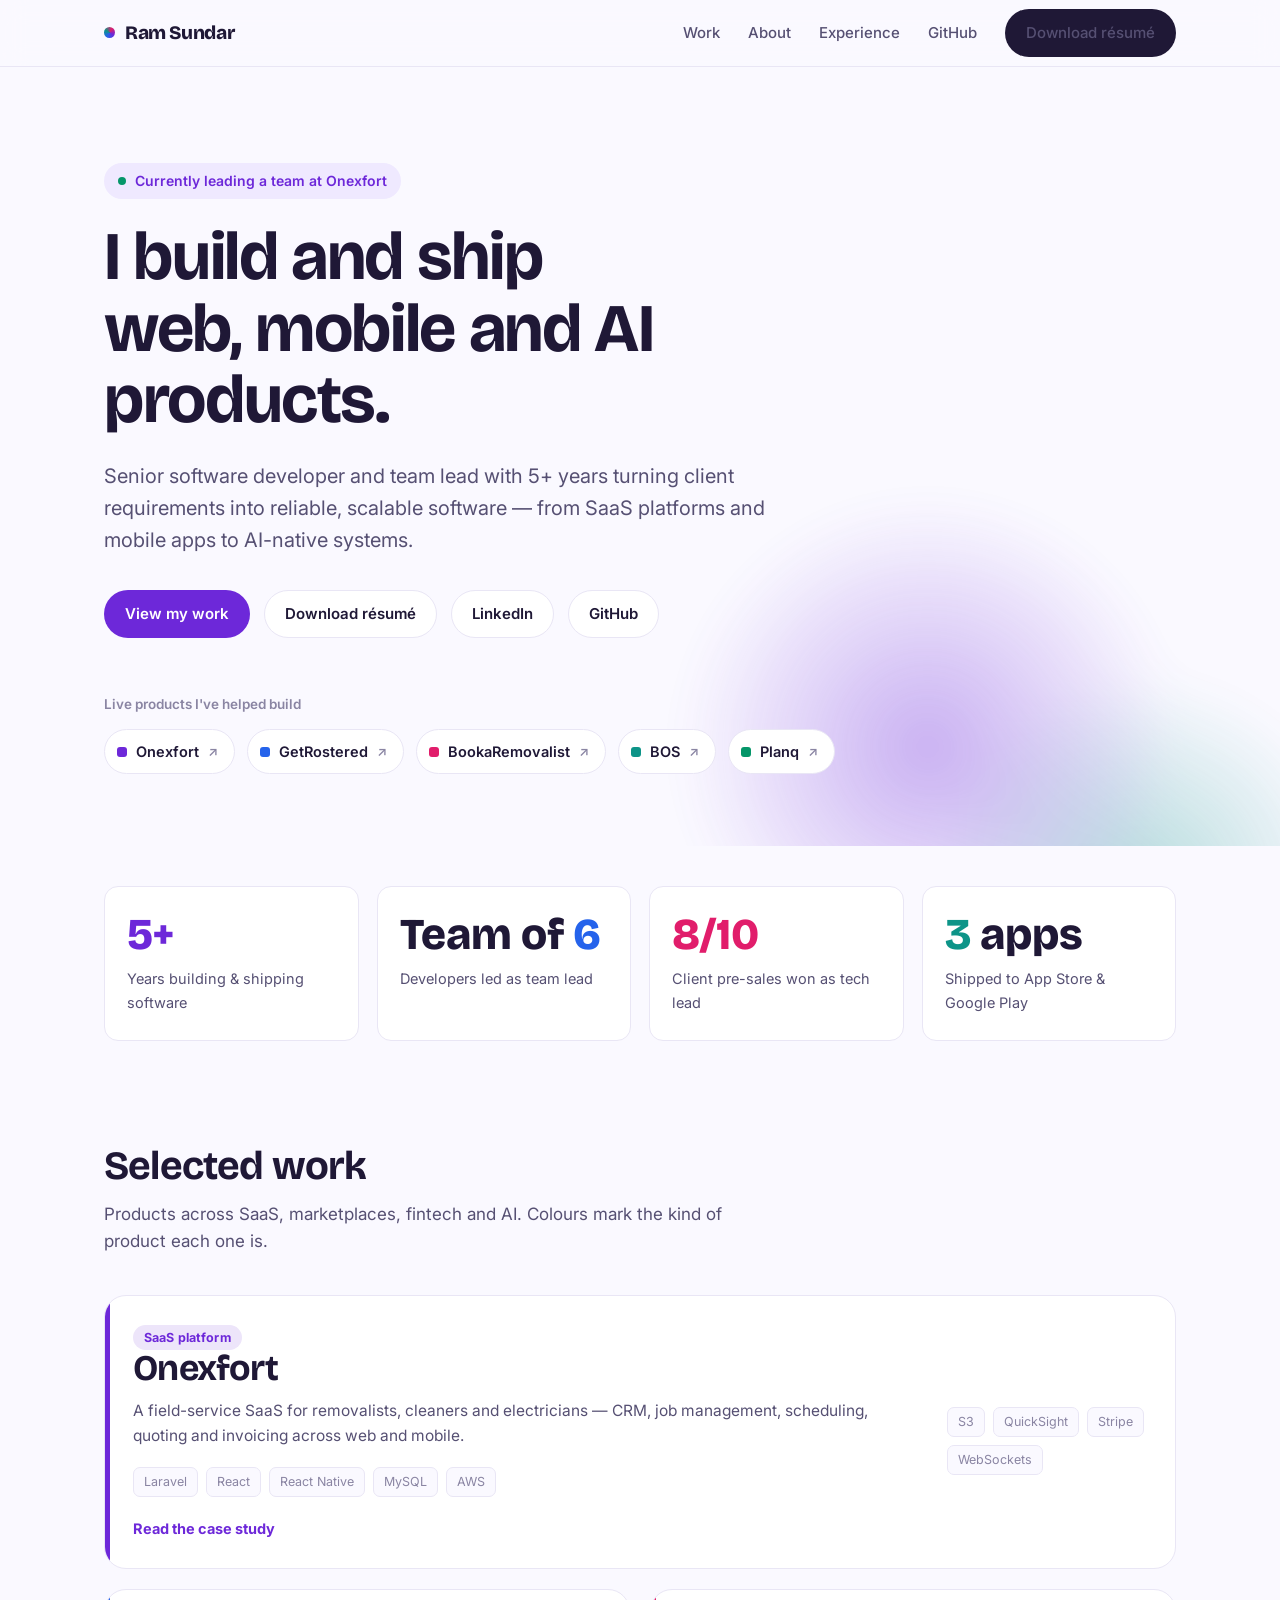
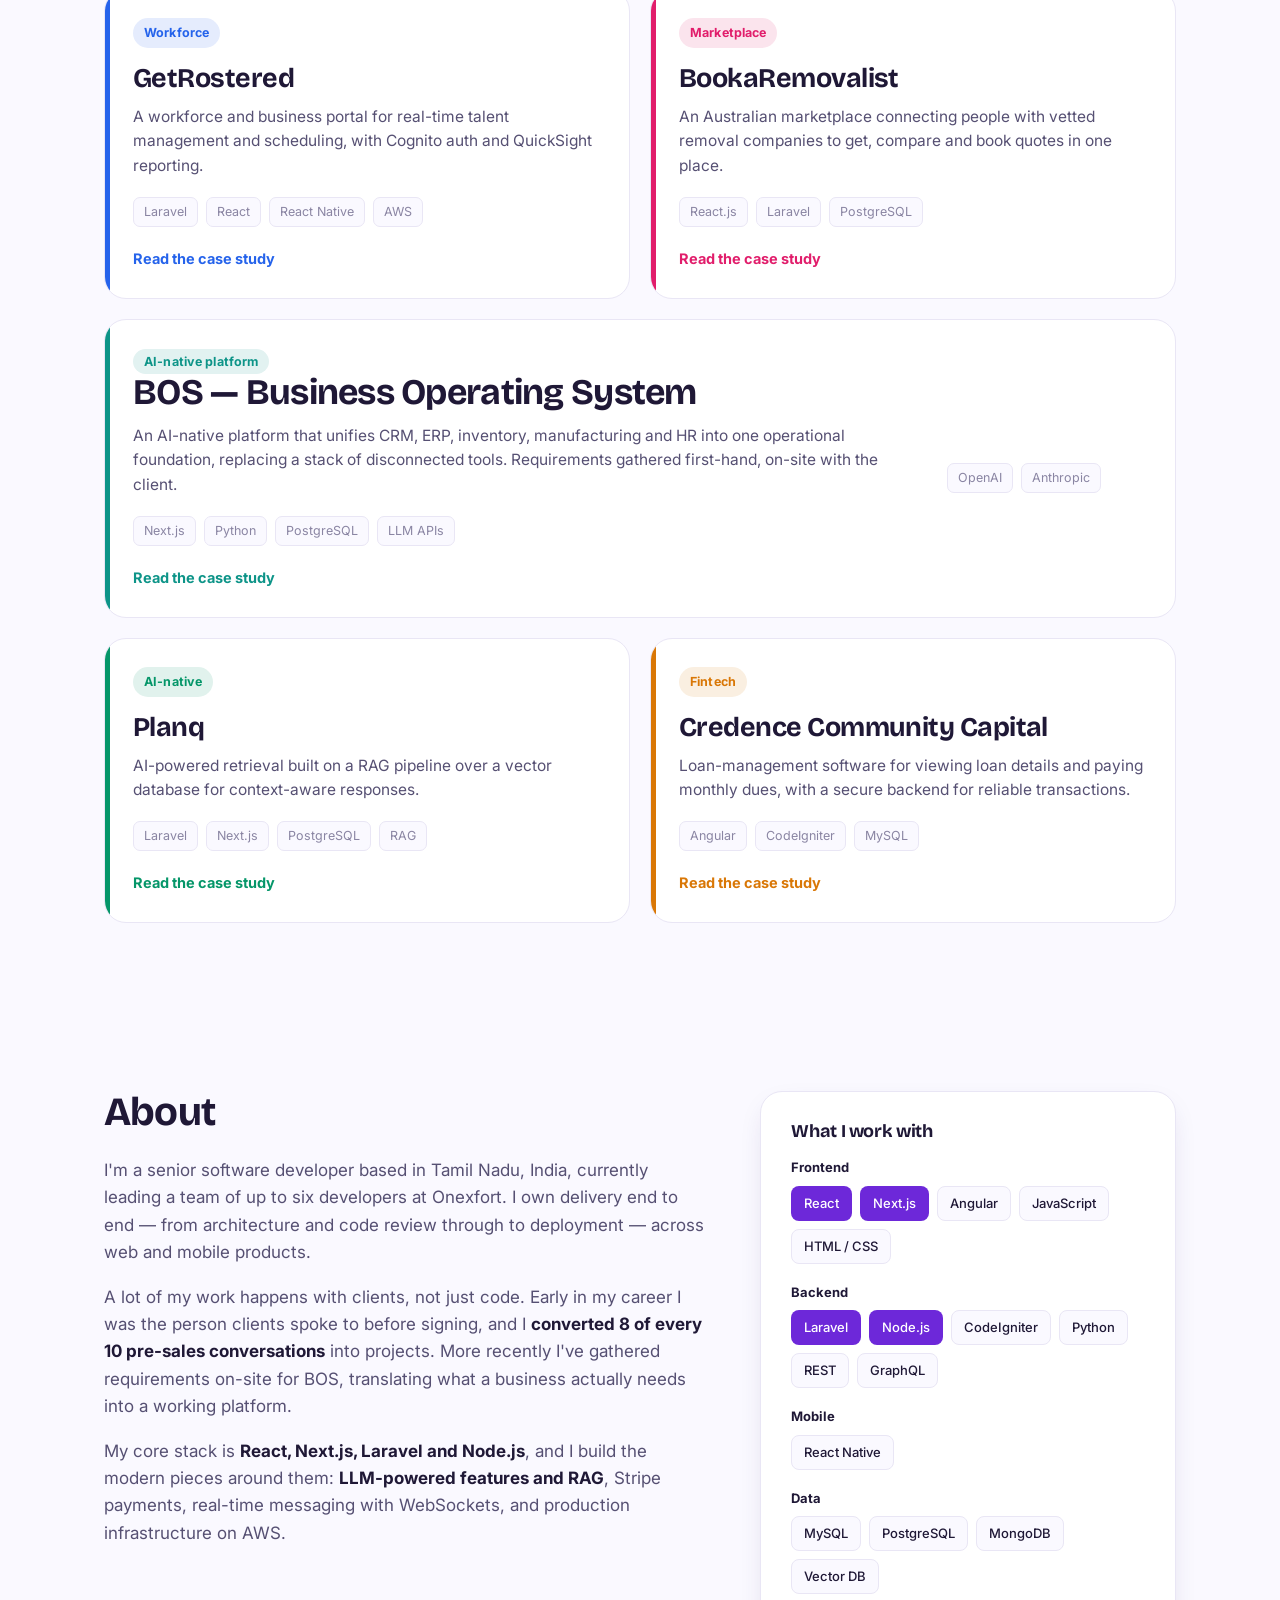
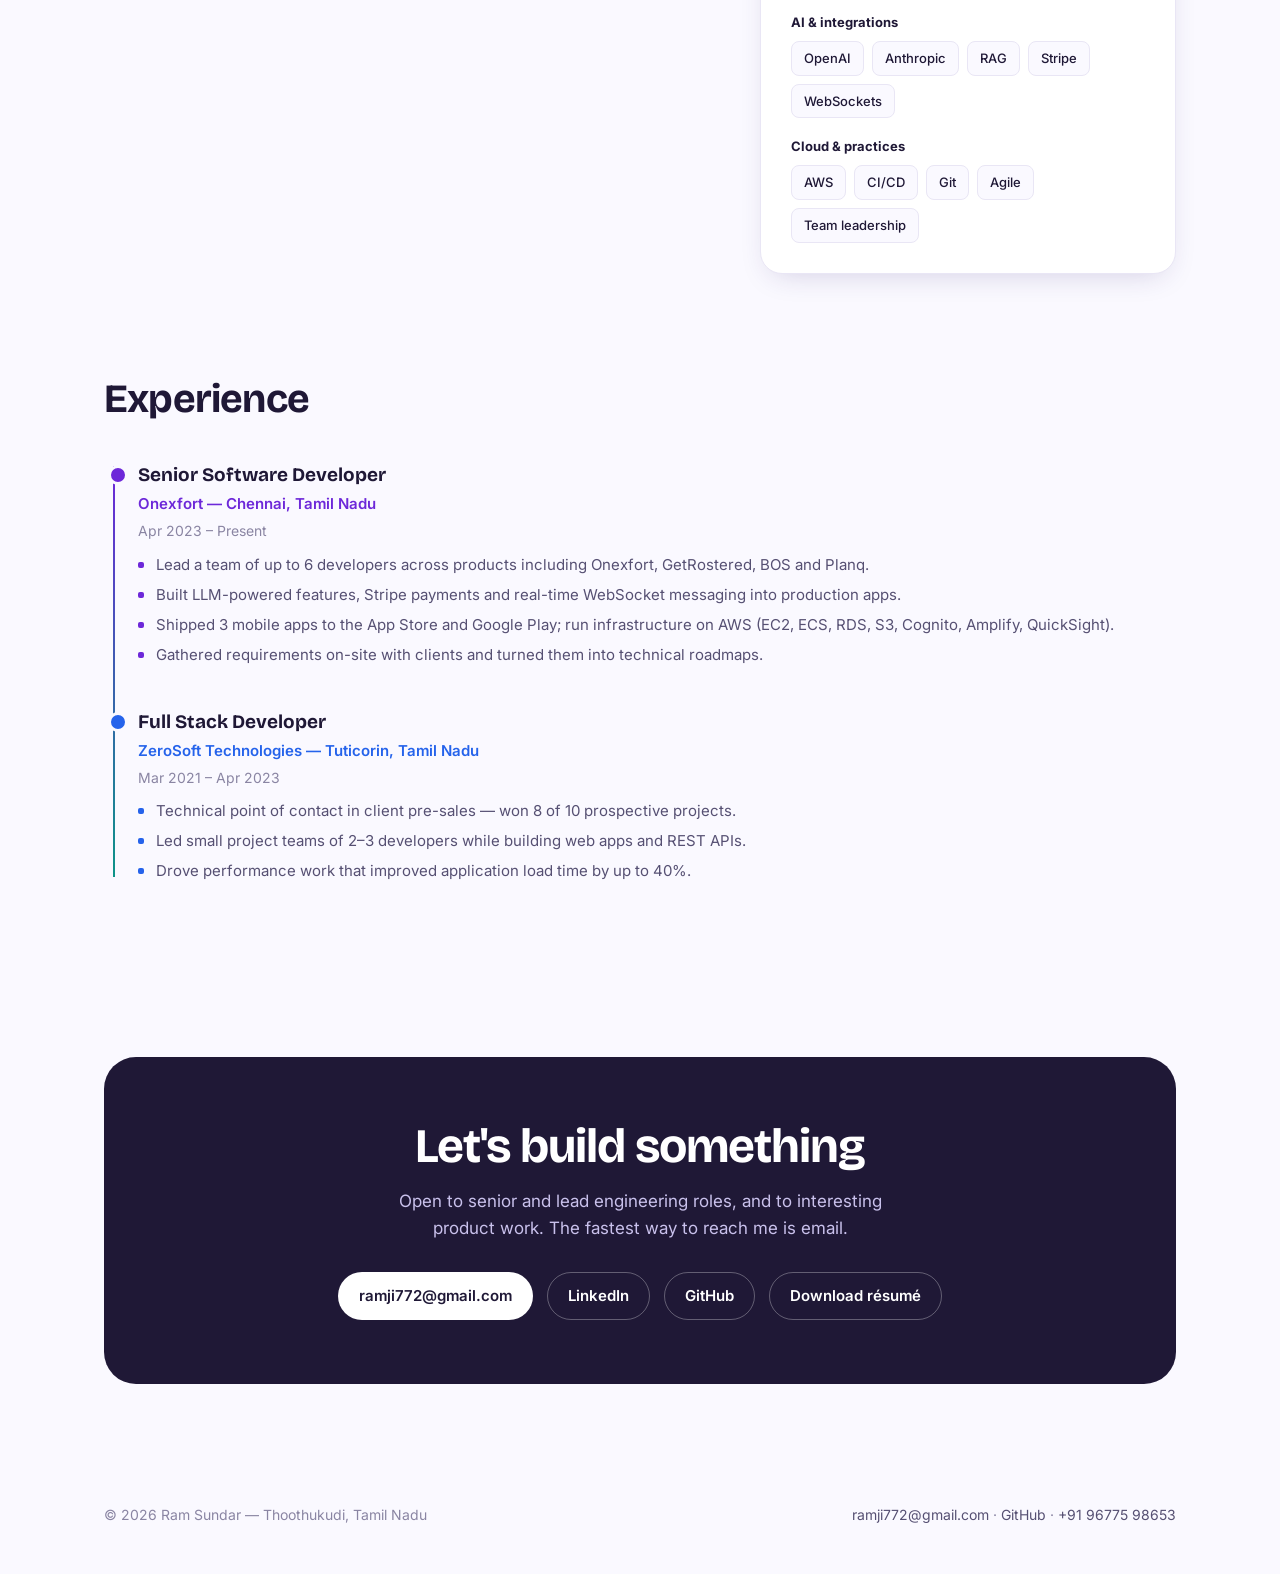
<file: index.html>
<!DOCTYPE html>
<html lang="en">
<head>
<meta charset="UTF-8">
<meta name="viewport" content="width=device-width, initial-scale=1.0">
<title>Ram Sundar — Senior Software Developer & Team Lead</title>
<meta name="description" content="Ram Sundar builds and ships web, mobile and AI products. Senior software developer and team lead working in React, Next.js, Laravel and Node.js.">
<link rel="preconnect" href="https://fonts.googleapis.com">
<link rel="preconnect" href="https://fonts.gstatic.com" crossorigin>
<link href="https://fonts.googleapis.com/css2?family=Bricolage+Grotesque:opsz,wght@12..96,400;12..96,600;12..96,700;12..96,800&family=Inter:wght@400;500;600;700&display=swap" rel="stylesheet">
<link rel="stylesheet" href="styles.css">
</head>
<body>

<nav class="nav">
  <div class="wrap nav-inner">
    <a href="index.html" class="brand"><span class="dot"></span>Ram Sundar</a>
    <button class="nav-toggle" aria-label="Menu" onclick="document.getElementById('nl').classList.toggle('open')">
      <svg width="26" height="26" viewBox="0 0 24 24" fill="none" stroke="#1f1836" stroke-width="2"><path d="M4 7h16M4 12h16M4 17h16"/></svg>
    </button>
    <div class="nav-links" id="nl">
      <a href="#work">Work</a>
      <a href="#about">About</a>
      <a href="#experience">Experience</a>
      <a href="https://github.com/RamSundar0dev" target="_blank" rel="noopener">GitHub</a>
      <a href="resume.pdf" target="_blank" rel="noopener" class="btn btn-primary">Download résumé</a>
    </div>
  </div>
</nav>

<header class="hero">
  <div class="hero-blob"></div>
  <div class="wrap">
    <span class="kicker"><span class="pulse"></span> Currently leading a team at Onexfort</span>
    <h1>I build and ship web, mobile and AI products.</h1>
    <p class="lede">Senior software developer and team lead with 5+ years turning client requirements into reliable, scalable software — from SaaS platforms and mobile apps to AI-native systems.</p>
    <div class="cta">
      <a href="#work" class="btn btn-cat" style="--cat:var(--violet)">View my work</a>
      <a href="resume.pdf" target="_blank" rel="noopener" class="btn btn-ghost">Download résumé</a>
      <a href="https://www.linkedin.com/in/ram-sundar-b623721b6/" target="_blank" rel="noopener" class="btn btn-ghost">LinkedIn</a>
      <a href="https://github.com/RamSundar0dev" target="_blank" rel="noopener" class="btn btn-ghost">GitHub</a>
    </div>

    <div class="shipped">
      <div class="label">Live products I've helped build</div>
      <div class="shipped-row">
        <a class="chip" style="--c:var(--violet)" href="https://onexfort.com/" target="_blank" rel="noopener"><span class="swatch"></span>Onexfort<span class="arrow">↗</span></a>
        <a class="chip" style="--c:var(--blue)" href="https://getrostered.app/" target="_blank" rel="noopener"><span class="swatch"></span>GetRostered<span class="arrow">↗</span></a>
        <a class="chip" style="--c:var(--rose)" href="https://bookaremovalist.com.au/" target="_blank" rel="noopener"><span class="swatch"></span>BookaRemovalist<span class="arrow">↗</span></a>
        <a class="chip" style="--c:var(--teal)" href="https://itsbos.com/" target="_blank" rel="noopener"><span class="swatch"></span>BOS<span class="arrow">↗</span></a>
        <a class="chip" style="--c:var(--emerald)" href="https://planq.com.au/" target="_blank" rel="noopener"><span class="swatch"></span>Planq<span class="arrow">↗</span></a>
      </div>
    </div>
  </div>
</header>

<section class="section" style="padding-top:40px">
  <div class="wrap">
    <div class="stats">
      <div class="stat"><div class="n"><b>5+</b></div><div class="k">Years building & shipping software</div></div>
      <div class="stat"><div class="n">Team of <b>6</b></div><div class="k">Developers led as team lead</div></div>
      <div class="stat"><div class="n"><b>8/10</b></div><div class="k">Client pre-sales won as tech lead</div></div>
      <div class="stat"><div class="n"><b>3</b> apps</div><div class="k">Shipped to App Store & Google Play</div></div>
    </div>
  </div>
</section>

<section class="section" id="work" style="padding-top:20px">
  <div class="wrap">
    <div class="section-head">
      <h2>Selected work</h2>
      <p>Products across SaaS, marketplaces, fintech and AI. Colours mark the kind of product each one is.</p>
    </div>

    <div class="work-grid">
      <!-- Onexfort (feature) -->
      <a class="card feature cat-violet" href="projects/onexfort.html">
        <div class="feature-body">
          <span class="tag">SaaS platform</span>
          <h3>Onexfort</h3>
          <p>A field-service SaaS for removalists, cleaners and electricians — CRM, job management, scheduling, quoting and invoicing across web and mobile.</p>
          <div class="stack"><span>Laravel</span><span>React</span><span>React Native</span><span>MySQL</span><span>AWS</span></div>
          <div class="more">Read the case study</div>
        </div>
        <div class="feature-side">
          <div class="stack"><span>S3</span><span>QuickSight</span><span>Stripe</span><span>WebSockets</span></div>
        </div>
      </a>

      <!-- GetRostered -->
      <a class="card cat-blue" href="projects/getrostered.html">
        <span class="tag">Workforce</span>
        <h3>GetRostered</h3>
        <p>A workforce and business portal for real-time talent management and scheduling, with Cognito auth and QuickSight reporting.</p>
        <div class="stack"><span>Laravel</span><span>React</span><span>React Native</span><span>AWS</span></div>
        <div class="more">Read the case study</div>
      </a>

      <!-- BookaRemovalist -->
      <a class="card cat-rose" href="projects/bookaremovalist.html">
        <span class="tag">Marketplace</span>
        <h3>BookaRemovalist</h3>
        <p>An Australian marketplace connecting people with vetted removal companies to get, compare and book quotes in one place.</p>
        <div class="stack"><span>React.js</span><span>Laravel</span><span>PostgreSQL</span></div>
        <div class="more">Read the case study</div>
      </a>

      <!-- BOS (feature) -->
      <a class="card feature cat-teal" href="projects/bos.html">
        <div class="feature-body">
          <span class="tag">AI-native platform</span>
          <h3>BOS — Business Operating System</h3>
          <p>An AI-native platform that unifies CRM, ERP, inventory, manufacturing and HR into one operational foundation, replacing a stack of disconnected tools. Requirements gathered first-hand, on-site with the client.</p>
          <div class="stack"><span>Next.js</span><span>Python</span><span>PostgreSQL</span><span>LLM APIs</span></div>
          <div class="more">Read the case study</div>
        </div>
        <div class="feature-side">
          <div class="stack"><span>OpenAI</span><span>Anthropic</span></div>
        </div>
      </a>

      <!-- Planq -->
      <a class="card cat-emerald" href="projects/planq.html">
        <span class="tag">AI-native</span>
        <h3>Planq</h3>
        <p>AI-powered retrieval built on a RAG pipeline over a vector database for context-aware responses.</p>
        <div class="stack"><span>Laravel</span><span>Next.js</span><span>PostgreSQL</span><span>RAG</span></div>
        <div class="more">Read the case study</div>
      </a>

      <!-- Credence -->
      <a class="card cat-amber" href="projects/credence.html">
        <span class="tag">Fintech</span>
        <h3>Credence Community Capital</h3>
        <p>Loan-management software for viewing loan details and paying monthly dues, with a secure backend for reliable transactions.</p>
        <div class="stack"><span>Angular</span><span>CodeIgniter</span><span>MySQL</span></div>
        <div class="more">Read the case study</div>
      </a>
    </div>
  </div>
</section>

<section class="section" id="about">
  <div class="wrap about-grid">
    <div class="about">
      <div class="section-head" style="margin-bottom:24px">
        <h2>About</h2>
      </div>
      <p>I'm a senior software developer based in Tamil Nadu, India, currently leading a team of up to six developers at Onexfort. I own delivery end to end — from architecture and code review through to deployment — across web and mobile products.</p>
      <p>A lot of my work happens with clients, not just code. Early in my career I was the person clients spoke to before signing, and I <strong>converted 8 of every 10 pre-sales conversations</strong> into projects. More recently I've gathered requirements on-site for BOS, translating what a business actually needs into a working platform.</p>
      <p>My core stack is <strong>React, Next.js, Laravel and Node.js</strong>, and I build the modern pieces around them: <strong>LLM-powered features and RAG</strong>, Stripe payments, real-time messaging with WebSockets, and production infrastructure on AWS.</p>
    </div>

    <div class="panel">
      <h4>What I work with</h4>
      <div class="skill-block">
        <div class="cat-name">Frontend</div>
        <div class="tags"><span class="hot">React</span><span class="hot">Next.js</span><span>Angular</span><span>JavaScript</span><span>HTML / CSS</span></div>
      </div>
      <div class="skill-block">
        <div class="cat-name">Backend</div>
        <div class="tags"><span class="hot">Laravel</span><span class="hot">Node.js</span><span>CodeIgniter</span><span>Python</span><span>REST</span><span>GraphQL</span></div>
      </div>
      <div class="skill-block">
        <div class="cat-name">Mobile</div>
        <div class="tags"><span>React Native</span></div>
      </div>
      <div class="skill-block">
        <div class="cat-name">Data</div>
        <div class="tags"><span>MySQL</span><span>PostgreSQL</span><span>MongoDB</span><span>Vector DB</span></div>
      </div>
      <div class="skill-block">
        <div class="cat-name">AI & integrations</div>
        <div class="tags"><span>OpenAI</span><span>Anthropic</span><span>RAG</span><span>Stripe</span><span>WebSockets</span></div>
      </div>
      <div class="skill-block">
        <div class="cat-name">Cloud & practices</div>
        <div class="tags"><span>AWS</span><span>CI/CD</span><span>Git</span><span>Agile</span><span>Team leadership</span></div>
      </div>
    </div>
  </div>
</section>

<section class="section" id="experience" style="padding-top:20px">
  <div class="wrap">
    <div class="section-head"><h2>Experience</h2></div>
    <div class="timeline">
      <div class="tl-item cat-violet">
        <div class="tl-role">Senior Software Developer</div>
        <div class="tl-org">Onexfort — Chennai, Tamil Nadu</div>
        <div class="tl-when">Apr 2023 – Present</div>
        <ul>
          <li>Lead a team of up to 6 developers across products including Onexfort, GetRostered, BOS and Planq.</li>
          <li>Built LLM-powered features, Stripe payments and real-time WebSocket messaging into production apps.</li>
          <li>Shipped 3 mobile apps to the App Store and Google Play; run infrastructure on AWS (EC2, ECS, RDS, S3, Cognito, Amplify, QuickSight).</li>
          <li>Gathered requirements on-site with clients and turned them into technical roadmaps.</li>
        </ul>
      </div>
      <div class="tl-item cat-blue">
        <div class="tl-role">Full Stack Developer</div>
        <div class="tl-org">ZeroSoft Technologies — Tuticorin, Tamil Nadu</div>
        <div class="tl-when">Mar 2021 – Apr 2023</div>
        <ul>
          <li>Technical point of contact in client pre-sales — won 8 of 10 prospective projects.</li>
          <li>Led small project teams of 2–3 developers while building web apps and REST APIs.</li>
          <li>Drove performance work that improved application load time by up to 40%.</li>
        </ul>
      </div>
    </div>
  </div>
</section>

<section class="section">
  <div class="wrap">
    <div class="contact" id="contact">
      <h2>Let's build something</h2>
      <p>Open to senior and lead engineering roles, and to interesting product work. The fastest way to reach me is email.</p>
      <div class="cta">
        <a href="mailto:ramji772@gmail.com" class="btn btn-primary">ramji772@gmail.com</a>
        <a href="https://www.linkedin.com/in/ram-sundar-b623721b6/" target="_blank" rel="noopener" class="btn btn-ghost">LinkedIn</a>
        <a href="https://github.com/RamSundar0dev" target="_blank" rel="noopener" class="btn btn-ghost">GitHub</a>
        <a href="resume.pdf" target="_blank" rel="noopener" class="btn btn-ghost">Download résumé</a>
      </div>
    </div>
  </div>
</section>

<footer class="footer">
  <div class="wrap footer-inner">
    <div>© <span id="yr"></span> Ram Sundar — Thoothukudi, Tamil Nadu</div>
    <div><a href="mailto:ramji772@gmail.com">ramji772@gmail.com</a> · <a href="https://github.com/RamSundar0dev" target="_blank" rel="noopener">GitHub</a> · <a href="tel:+919677598653">+91 96775 98653</a></div>
  </div>
</footer>

<script>document.getElementById('yr').textContent=new Date().getFullYear();</script>
</body>
</html>
</file>
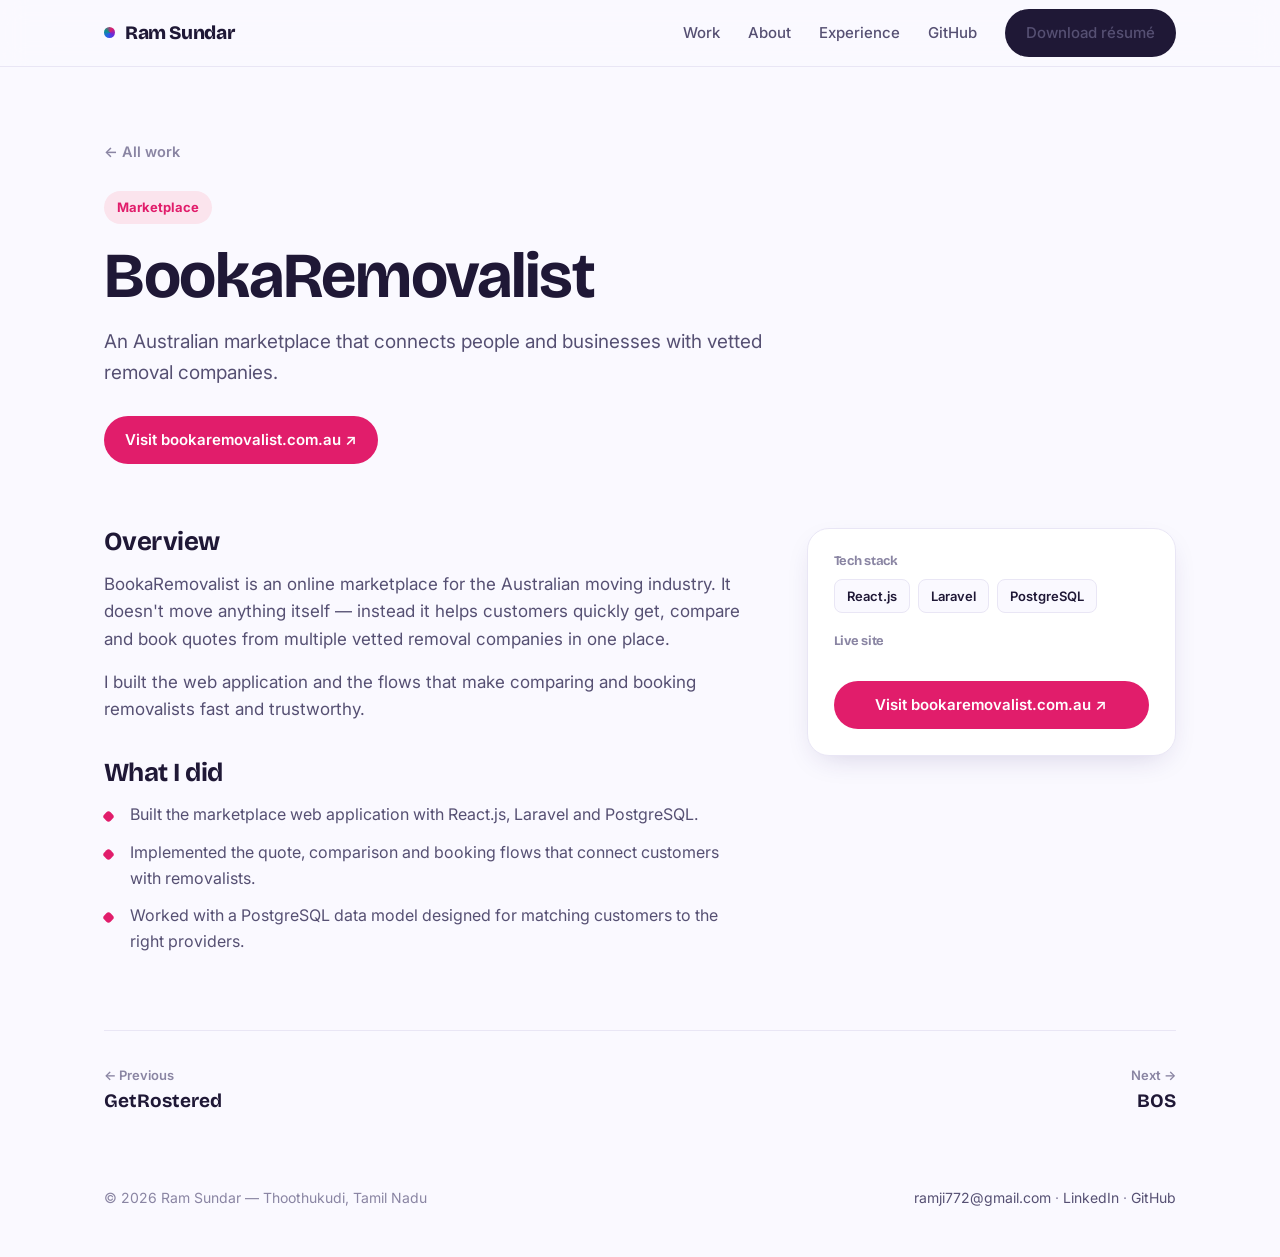
<file: projects/bookaremovalist.html>
<!DOCTYPE html>
<html lang="en">
<head>
<meta charset="UTF-8">
<meta name="viewport" content="width=device-width, initial-scale=1.0">
<title>BookaRemovalist — Ram Sundar</title>
<meta name="description" content="An Australian marketplace that connects people and businesses with vetted removal companies.">
<link rel="preconnect" href="https://fonts.googleapis.com">
<link rel="preconnect" href="https://fonts.gstatic.com" crossorigin>
<link href="https://fonts.googleapis.com/css2?family=Bricolage+Grotesque:opsz,wght@12..96,400;12..96,600;12..96,700;12..96,800&family=Inter:wght@400;500;600;700&display=swap" rel="stylesheet">
<link rel="stylesheet" href="../styles.css">
<style>body{--cat:var(--rose);}</style>
</head>
<body class="cat-rose">

<nav class="nav">
  <div class="wrap nav-inner">
    <a href="../index.html" class="brand"><span class="dot"></span>Ram Sundar</a>
    <div class="nav-links" id="nl">
      <a href="../index.html#work">Work</a>
      <a href="../index.html#about">About</a>
      <a href="../index.html#experience">Experience</a>
      <a href="https://github.com/RamSundar0dev" target="_blank" rel="noopener">GitHub</a>
      <a href="../resume.pdf" target="_blank" rel="noopener" class="btn btn-primary">Download résumé</a>
    </div>
  </div>
</nav>

<header class="proj-hero">
  <div class="wrap">
    <a href="../index.html#work" class="back-link">← All work</a>
    <div><span class="proj-tag">Marketplace</span></div>
    <h1>BookaRemovalist</h1>
    <p class="sub">An Australian marketplace that connects people and businesses with vetted removal companies.</p>
    <div class="meta">
      <a href="https://bookaremovalist.com.au/" target="_blank" rel="noopener" class="btn btn-cat">Visit bookaremovalist.com.au ↗</a>
    </div>
  </div>
</header>

<section class="proj-body">
  <div class="wrap proj-cols">
    <div>
      
      <h2>Overview</h2>
            <p>BookaRemovalist is an online marketplace for the Australian moving industry. It doesn't move anything itself — instead it helps customers quickly get, compare and book quotes from multiple vetted removal companies in one place.</p>
      <p>I built the web application and the flows that make comparing and booking removalists fast and trustworthy.</p>
      <h2>What I did</h2>
      <ul class="contrib">
        <li>Built the marketplace web application with React.js, Laravel and PostgreSQL.</li>
        <li>Implemented the quote, comparison and booking flows that connect customers with removalists.</li>
        <li>Worked with a PostgreSQL data model designed for matching customers to the right providers.</li>
      </ul>
    </div>
    <aside>
      <div class="side-card">
        <h4>Tech stack</h4>
        <div class="stack-list"><span>React.js</span><span>Laravel</span><span>PostgreSQL</span></div>
        <h4>Live site</h4>
        <a href="https://bookaremovalist.com.au/" target="_blank" rel="noopener" class="btn btn-cat visit">Visit bookaremovalist.com.au ↗</a>
      </div>
    </aside>
  </div>
</section>

<section class="wrap">
  <nav class="proj-nav">
    <a href="getrostered.html"><div class="pn-k">← Previous</div><div class="pn-t">GetRostered</div></a>
    <a class="next" href="bos.html"><div class="pn-k">Next →</div><div class="pn-t">BOS</div></a>
  </nav>
</section>

<footer class="footer">
  <div class="wrap footer-inner">
    <div>© <span id="yr"></span> Ram Sundar — Thoothukudi, Tamil Nadu</div>
    <div><a href="mailto:ramji772@gmail.com">ramji772@gmail.com</a> · <a href="https://www.linkedin.com/in/ram-sundar-b623721b6/">LinkedIn</a> · <a href="https://github.com/RamSundar0dev" target="_blank" rel="noopener">GitHub</a></div>
  </div>
</footer>
<script>document.getElementById('yr').textContent=new Date().getFullYear();</script>
</body>
</html>
</file>
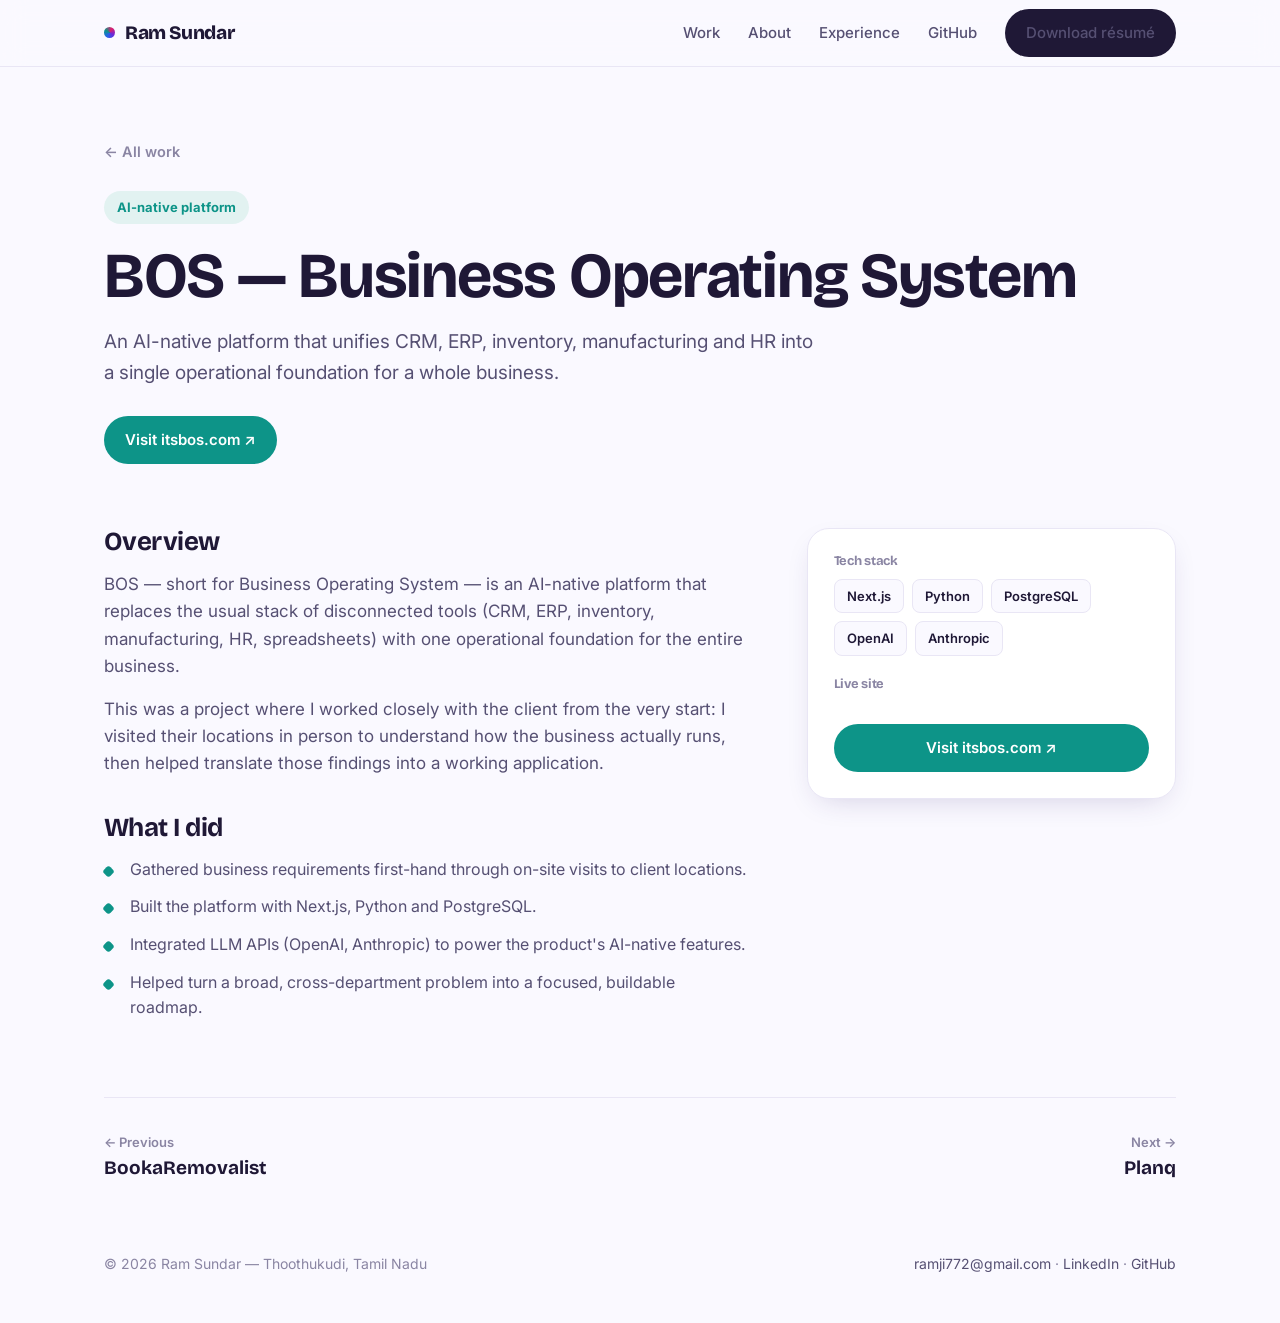
<file: projects/bos.html>
<!DOCTYPE html>
<html lang="en">
<head>
<meta charset="UTF-8">
<meta name="viewport" content="width=device-width, initial-scale=1.0">
<title>BOS — Business Operating System — Ram Sundar</title>
<meta name="description" content="An AI-native platform that unifies CRM, ERP, inventory, manufacturing and HR into a single operational foundation for a whole business.">
<link rel="preconnect" href="https://fonts.googleapis.com">
<link rel="preconnect" href="https://fonts.gstatic.com" crossorigin>
<link href="https://fonts.googleapis.com/css2?family=Bricolage+Grotesque:opsz,wght@12..96,400;12..96,600;12..96,700;12..96,800&family=Inter:wght@400;500;600;700&display=swap" rel="stylesheet">
<link rel="stylesheet" href="../styles.css">
<style>body{--cat:var(--teal);}</style>
</head>
<body class="cat-teal">

<nav class="nav">
  <div class="wrap nav-inner">
    <a href="../index.html" class="brand"><span class="dot"></span>Ram Sundar</a>
    <div class="nav-links" id="nl">
      <a href="../index.html#work">Work</a>
      <a href="../index.html#about">About</a>
      <a href="../index.html#experience">Experience</a>
      <a href="https://github.com/RamSundar0dev" target="_blank" rel="noopener">GitHub</a>
      <a href="../resume.pdf" target="_blank" rel="noopener" class="btn btn-primary">Download résumé</a>
    </div>
  </div>
</nav>

<header class="proj-hero">
  <div class="wrap">
    <a href="../index.html#work" class="back-link">← All work</a>
    <div><span class="proj-tag">AI-native platform</span></div>
    <h1>BOS — Business Operating System</h1>
    <p class="sub">An AI-native platform that unifies CRM, ERP, inventory, manufacturing and HR into a single operational foundation for a whole business.</p>
    <div class="meta">
      <a href="https://itsbos.com/" target="_blank" rel="noopener" class="btn btn-cat">Visit itsbos.com ↗</a>
    </div>
  </div>
</header>

<section class="proj-body">
  <div class="wrap proj-cols">
    <div>
      
      <h2>Overview</h2>
            <p>BOS — short for Business Operating System — is an AI-native platform that replaces the usual stack of disconnected tools (CRM, ERP, inventory, manufacturing, HR, spreadsheets) with one operational foundation for the entire business.</p>
      <p>This was a project where I worked closely with the client from the very start: I visited their locations in person to understand how the business actually runs, then helped translate those findings into a working application.</p>
      <h2>What I did</h2>
      <ul class="contrib">
        <li>Gathered business requirements first-hand through on-site visits to client locations.</li>
        <li>Built the platform with Next.js, Python and PostgreSQL.</li>
        <li>Integrated LLM APIs (OpenAI, Anthropic) to power the product's AI-native features.</li>
        <li>Helped turn a broad, cross-department problem into a focused, buildable roadmap.</li>
      </ul>
    </div>
    <aside>
      <div class="side-card">
        <h4>Tech stack</h4>
        <div class="stack-list"><span>Next.js</span><span>Python</span><span>PostgreSQL</span><span>OpenAI</span><span>Anthropic</span></div>
        <h4>Live site</h4>
        <a href="https://itsbos.com/" target="_blank" rel="noopener" class="btn btn-cat visit">Visit itsbos.com ↗</a>
      </div>
    </aside>
  </div>
</section>

<section class="wrap">
  <nav class="proj-nav">
    <a href="bookaremovalist.html"><div class="pn-k">← Previous</div><div class="pn-t">BookaRemovalist</div></a>
    <a class="next" href="planq.html"><div class="pn-k">Next →</div><div class="pn-t">Planq</div></a>
  </nav>
</section>

<footer class="footer">
  <div class="wrap footer-inner">
    <div>© <span id="yr"></span> Ram Sundar — Thoothukudi, Tamil Nadu</div>
    <div><a href="mailto:ramji772@gmail.com">ramji772@gmail.com</a> · <a href="https://www.linkedin.com/in/ram-sundar-b623721b6/">LinkedIn</a> · <a href="https://github.com/RamSundar0dev" target="_blank" rel="noopener">GitHub</a></div>
  </div>
</footer>
<script>document.getElementById('yr').textContent=new Date().getFullYear();</script>
</body>
</html>
</file>
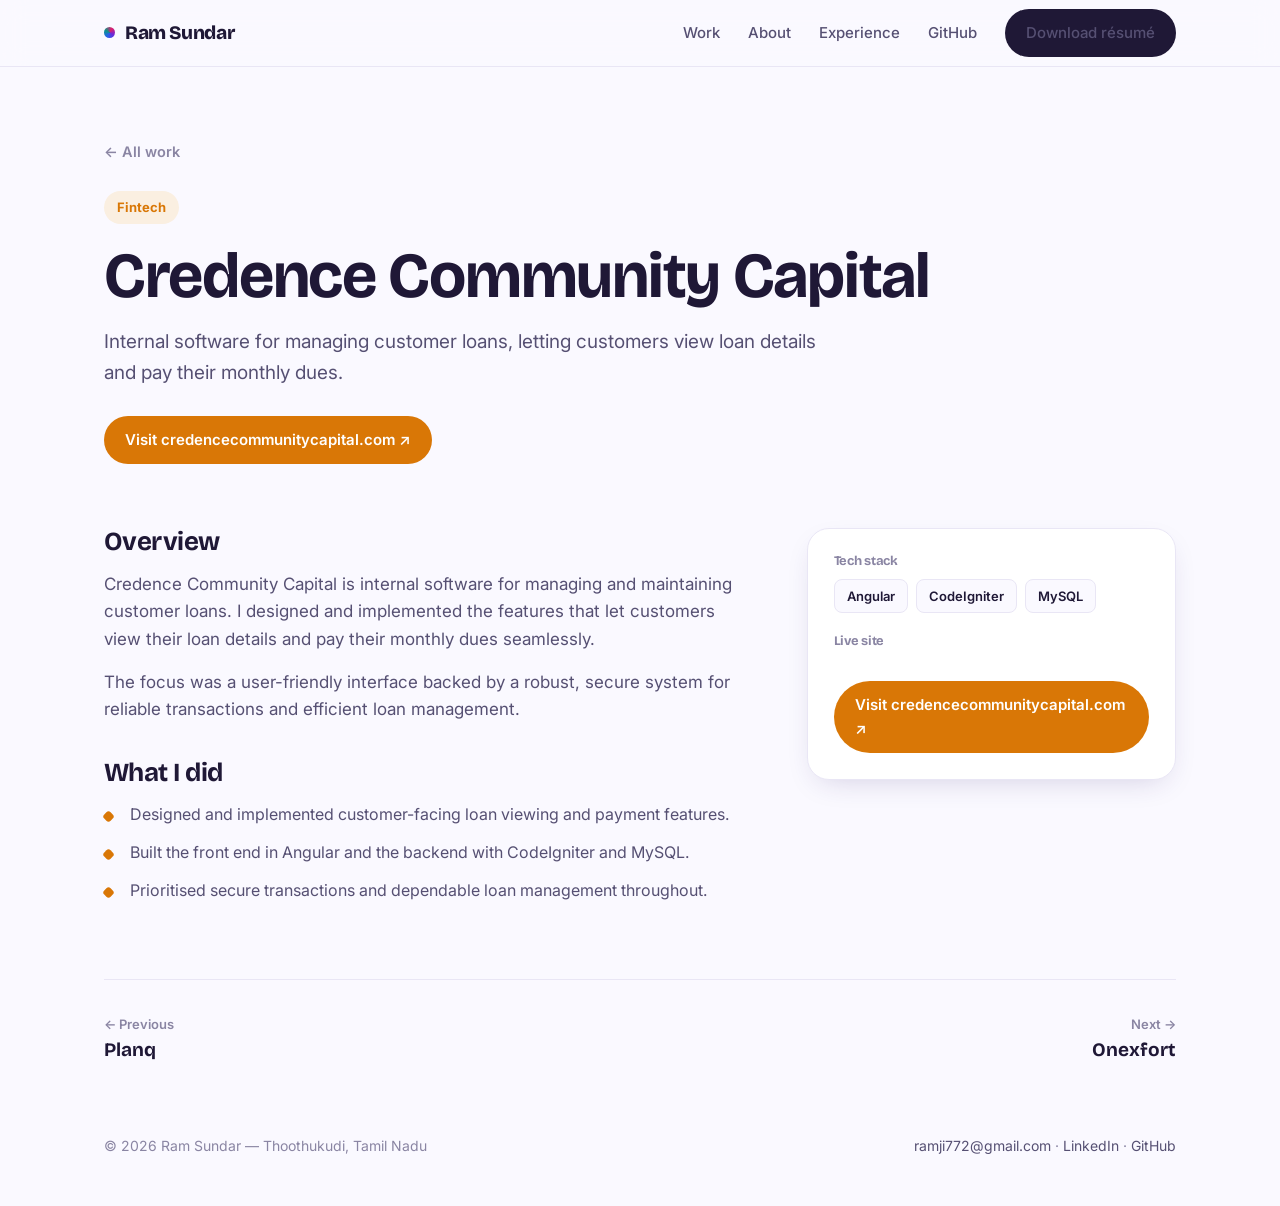
<file: projects/credence.html>
<!DOCTYPE html>
<html lang="en">
<head>
<meta charset="UTF-8">
<meta name="viewport" content="width=device-width, initial-scale=1.0">
<title>Credence Community Capital — Ram Sundar</title>
<meta name="description" content="Internal software for managing customer loans, letting customers view loan details and pay their monthly dues.">
<link rel="preconnect" href="https://fonts.googleapis.com">
<link rel="preconnect" href="https://fonts.gstatic.com" crossorigin>
<link href="https://fonts.googleapis.com/css2?family=Bricolage+Grotesque:opsz,wght@12..96,400;12..96,600;12..96,700;12..96,800&family=Inter:wght@400;500;600;700&display=swap" rel="stylesheet">
<link rel="stylesheet" href="../styles.css">
<style>body{--cat:var(--amber);}</style>
</head>
<body class="cat-amber">

<nav class="nav">
  <div class="wrap nav-inner">
    <a href="../index.html" class="brand"><span class="dot"></span>Ram Sundar</a>
    <div class="nav-links" id="nl">
      <a href="../index.html#work">Work</a>
      <a href="../index.html#about">About</a>
      <a href="../index.html#experience">Experience</a>
      <a href="https://github.com/RamSundar0dev" target="_blank" rel="noopener">GitHub</a>
      <a href="../resume.pdf" target="_blank" rel="noopener" class="btn btn-primary">Download résumé</a>
    </div>
  </div>
</nav>

<header class="proj-hero">
  <div class="wrap">
    <a href="../index.html#work" class="back-link">← All work</a>
    <div><span class="proj-tag">Fintech</span></div>
    <h1>Credence Community Capital</h1>
    <p class="sub">Internal software for managing customer loans, letting customers view loan details and pay their monthly dues.</p>
    <div class="meta">
      <a href="https://credencecommunitycapital.com/" target="_blank" rel="noopener" class="btn btn-cat">Visit credencecommunitycapital.com ↗</a>
    </div>
  </div>
</header>

<section class="proj-body">
  <div class="wrap proj-cols">
    <div>
      
      <h2>Overview</h2>
            <p>Credence Community Capital is internal software for managing and maintaining customer loans. I designed and implemented the features that let customers view their loan details and pay their monthly dues seamlessly.</p>
      <p>The focus was a user-friendly interface backed by a robust, secure system for reliable transactions and efficient loan management.</p>
      <h2>What I did</h2>
      <ul class="contrib">
        <li>Designed and implemented customer-facing loan viewing and payment features.</li>
        <li>Built the front end in Angular and the backend with CodeIgniter and MySQL.</li>
        <li>Prioritised secure transactions and dependable loan management throughout.</li>
      </ul>
    </div>
    <aside>
      <div class="side-card">
        <h4>Tech stack</h4>
        <div class="stack-list"><span>Angular</span><span>CodeIgniter</span><span>MySQL</span></div>
        <h4>Live site</h4>
        <a href="https://credencecommunitycapital.com/" target="_blank" rel="noopener" class="btn btn-cat visit">Visit credencecommunitycapital.com ↗</a>
      </div>
    </aside>
  </div>
</section>

<section class="wrap">
  <nav class="proj-nav">
    <a href="planq.html"><div class="pn-k">← Previous</div><div class="pn-t">Planq</div></a>
    <a class="next" href="onexfort.html"><div class="pn-k">Next →</div><div class="pn-t">Onexfort</div></a>
  </nav>
</section>

<footer class="footer">
  <div class="wrap footer-inner">
    <div>© <span id="yr"></span> Ram Sundar — Thoothukudi, Tamil Nadu</div>
    <div><a href="mailto:ramji772@gmail.com">ramji772@gmail.com</a> · <a href="https://www.linkedin.com/in/ram-sundar-b623721b6/">LinkedIn</a> · <a href="https://github.com/RamSundar0dev" target="_blank" rel="noopener">GitHub</a></div>
  </div>
</footer>
<script>document.getElementById('yr').textContent=new Date().getFullYear();</script>
</body>
</html>
</file>
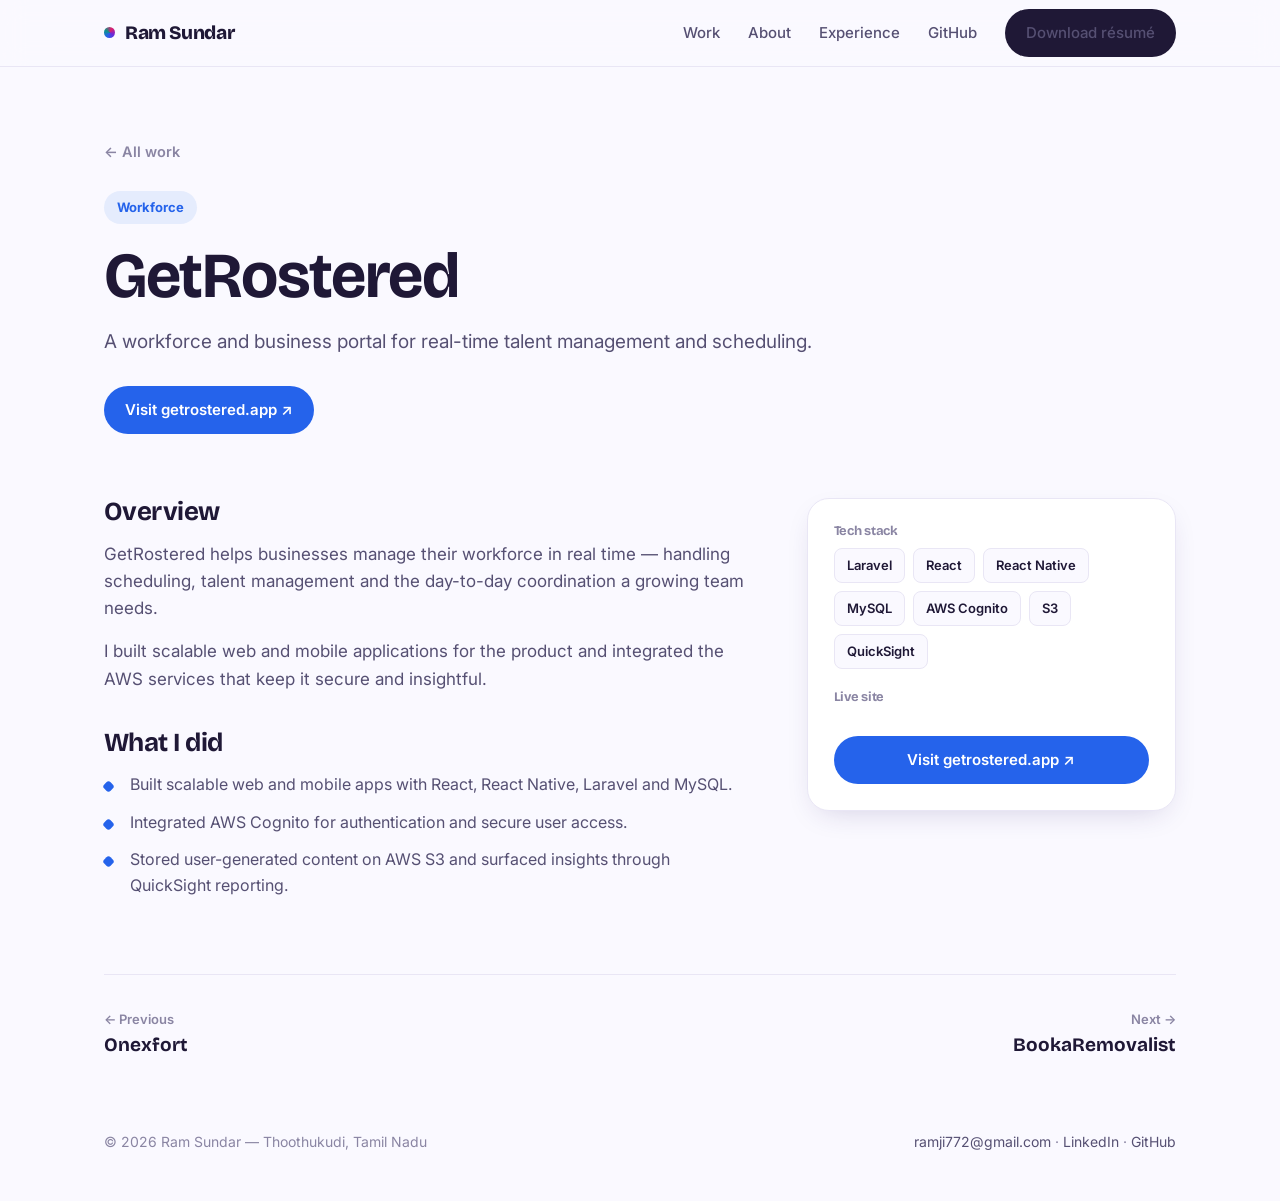
<file: projects/getrostered.html>
<!DOCTYPE html>
<html lang="en">
<head>
<meta charset="UTF-8">
<meta name="viewport" content="width=device-width, initial-scale=1.0">
<title>GetRostered — Ram Sundar</title>
<meta name="description" content="A workforce and business portal for real-time talent management and scheduling.">
<link rel="preconnect" href="https://fonts.googleapis.com">
<link rel="preconnect" href="https://fonts.gstatic.com" crossorigin>
<link href="https://fonts.googleapis.com/css2?family=Bricolage+Grotesque:opsz,wght@12..96,400;12..96,600;12..96,700;12..96,800&family=Inter:wght@400;500;600;700&display=swap" rel="stylesheet">
<link rel="stylesheet" href="../styles.css">
<style>body{--cat:var(--blue);}</style>
</head>
<body class="cat-blue">

<nav class="nav">
  <div class="wrap nav-inner">
    <a href="../index.html" class="brand"><span class="dot"></span>Ram Sundar</a>
    <div class="nav-links" id="nl">
      <a href="../index.html#work">Work</a>
      <a href="../index.html#about">About</a>
      <a href="../index.html#experience">Experience</a>
      <a href="https://github.com/RamSundar0dev" target="_blank" rel="noopener">GitHub</a>
      <a href="../resume.pdf" target="_blank" rel="noopener" class="btn btn-primary">Download résumé</a>
    </div>
  </div>
</nav>

<header class="proj-hero">
  <div class="wrap">
    <a href="../index.html#work" class="back-link">← All work</a>
    <div><span class="proj-tag">Workforce</span></div>
    <h1>GetRostered</h1>
    <p class="sub">A workforce and business portal for real-time talent management and scheduling.</p>
    <div class="meta">
      <a href="https://getrostered.app/" target="_blank" rel="noopener" class="btn btn-cat">Visit getrostered.app ↗</a>
    </div>
  </div>
</header>

<section class="proj-body">
  <div class="wrap proj-cols">
    <div>
      
      <h2>Overview</h2>
            <p>GetRostered helps businesses manage their workforce in real time — handling scheduling, talent management and the day-to-day coordination a growing team needs.</p>
      <p>I built scalable web and mobile applications for the product and integrated the AWS services that keep it secure and insightful.</p>
      <h2>What I did</h2>
      <ul class="contrib">
        <li>Built scalable web and mobile apps with React, React Native, Laravel and MySQL.</li>
        <li>Integrated AWS Cognito for authentication and secure user access.</li>
        <li>Stored user-generated content on AWS S3 and surfaced insights through QuickSight reporting.</li>
      </ul>
    </div>
    <aside>
      <div class="side-card">
        <h4>Tech stack</h4>
        <div class="stack-list"><span>Laravel</span><span>React</span><span>React Native</span><span>MySQL</span><span>AWS Cognito</span><span>S3</span><span>QuickSight</span></div>
        <h4>Live site</h4>
        <a href="https://getrostered.app/" target="_blank" rel="noopener" class="btn btn-cat visit">Visit getrostered.app ↗</a>
      </div>
    </aside>
  </div>
</section>

<section class="wrap">
  <nav class="proj-nav">
    <a href="onexfort.html"><div class="pn-k">← Previous</div><div class="pn-t">Onexfort</div></a>
    <a class="next" href="bookaremovalist.html"><div class="pn-k">Next →</div><div class="pn-t">BookaRemovalist</div></a>
  </nav>
</section>

<footer class="footer">
  <div class="wrap footer-inner">
    <div>© <span id="yr"></span> Ram Sundar — Thoothukudi, Tamil Nadu</div>
    <div><a href="mailto:ramji772@gmail.com">ramji772@gmail.com</a> · <a href="https://www.linkedin.com/in/ram-sundar-b623721b6/">LinkedIn</a> · <a href="https://github.com/RamSundar0dev" target="_blank" rel="noopener">GitHub</a></div>
  </div>
</footer>
<script>document.getElementById('yr').textContent=new Date().getFullYear();</script>
</body>
</html>
</file>
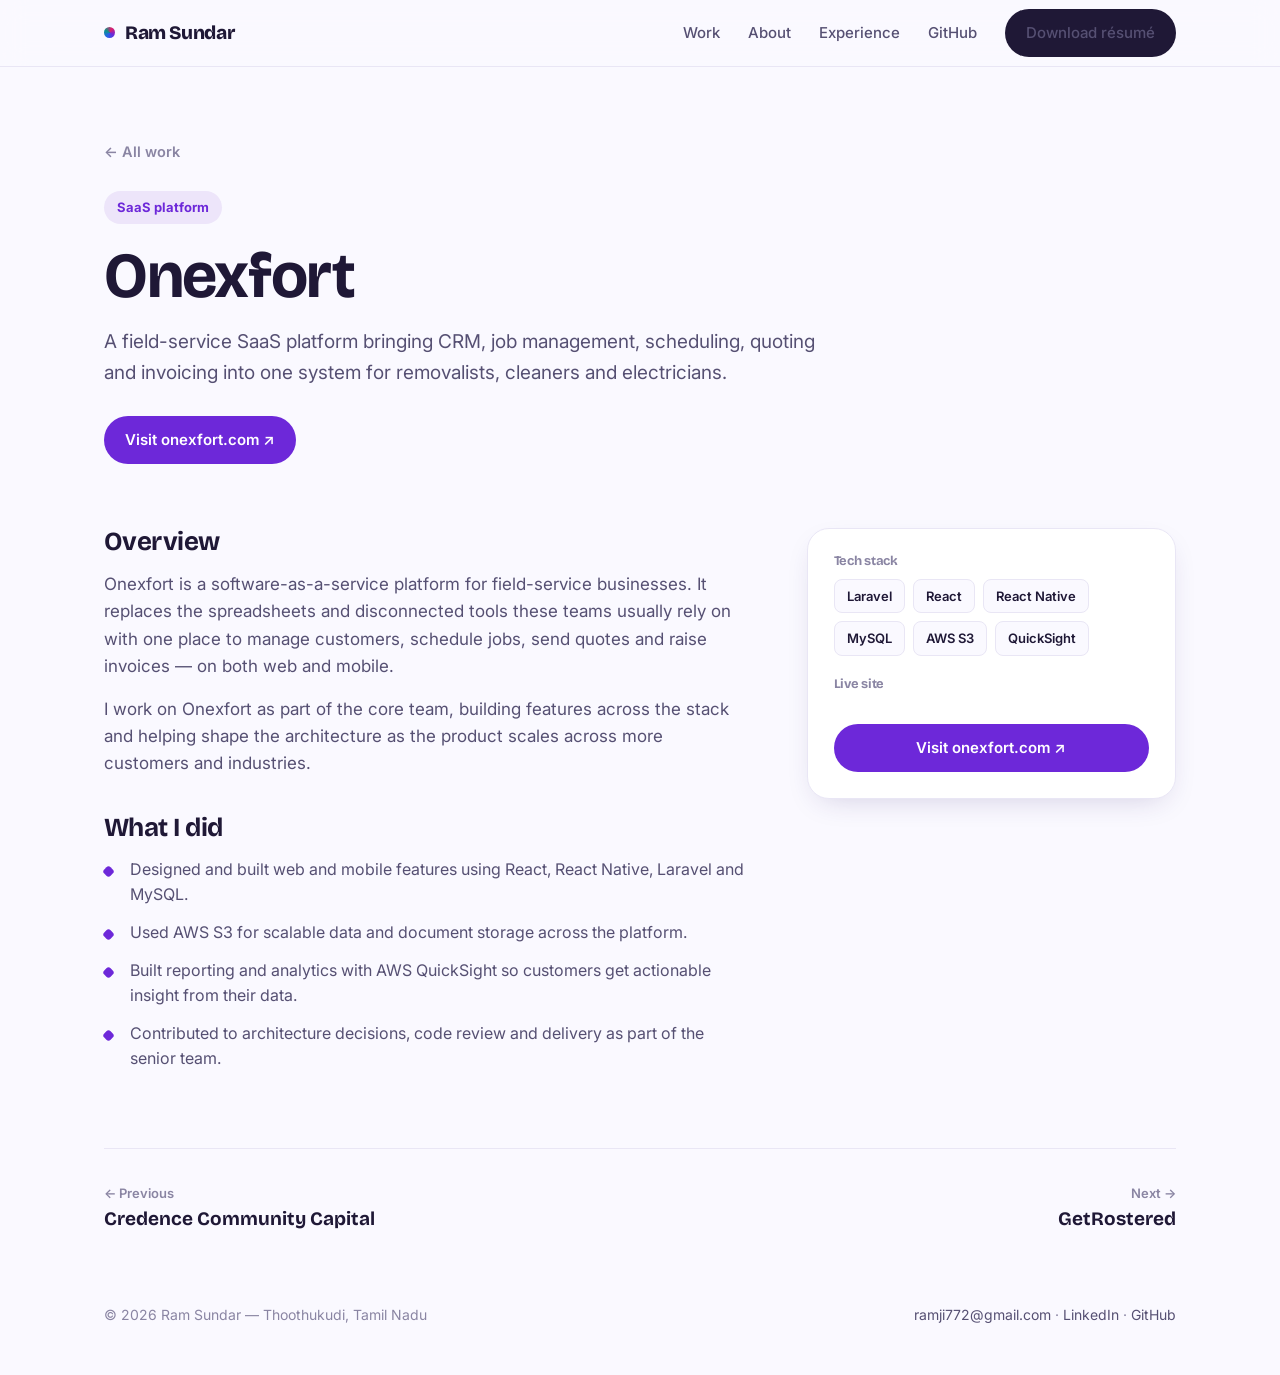
<file: projects/onexfort.html>
<!DOCTYPE html>
<html lang="en">
<head>
<meta charset="UTF-8">
<meta name="viewport" content="width=device-width, initial-scale=1.0">
<title>Onexfort — Ram Sundar</title>
<meta name="description" content="A field-service SaaS platform bringing CRM, job management, scheduling, quoting and invoicing into one system for removalists, cleaners and electricians.">
<link rel="preconnect" href="https://fonts.googleapis.com">
<link rel="preconnect" href="https://fonts.gstatic.com" crossorigin>
<link href="https://fonts.googleapis.com/css2?family=Bricolage+Grotesque:opsz,wght@12..96,400;12..96,600;12..96,700;12..96,800&family=Inter:wght@400;500;600;700&display=swap" rel="stylesheet">
<link rel="stylesheet" href="../styles.css">
<style>body{--cat:var(--violet);}</style>
</head>
<body class="cat-violet">

<nav class="nav">
  <div class="wrap nav-inner">
    <a href="../index.html" class="brand"><span class="dot"></span>Ram Sundar</a>
    <div class="nav-links" id="nl">
      <a href="../index.html#work">Work</a>
      <a href="../index.html#about">About</a>
      <a href="../index.html#experience">Experience</a>
      <a href="https://github.com/RamSundar0dev" target="_blank" rel="noopener">GitHub</a>
      <a href="../resume.pdf" target="_blank" rel="noopener" class="btn btn-primary">Download résumé</a>
    </div>
  </div>
</nav>

<header class="proj-hero">
  <div class="wrap">
    <a href="../index.html#work" class="back-link">← All work</a>
    <div><span class="proj-tag">SaaS platform</span></div>
    <h1>Onexfort</h1>
    <p class="sub">A field-service SaaS platform bringing CRM, job management, scheduling, quoting and invoicing into one system for removalists, cleaners and electricians.</p>
    <div class="meta">
      <a href="https://onexfort.com/" target="_blank" rel="noopener" class="btn btn-cat">Visit onexfort.com ↗</a>
    </div>
  </div>
</header>

<section class="proj-body">
  <div class="wrap proj-cols">
    <div>
      
      <h2>Overview</h2>
            <p>Onexfort is a software-as-a-service platform for field-service businesses. It replaces the spreadsheets and disconnected tools these teams usually rely on with one place to manage customers, schedule jobs, send quotes and raise invoices — on both web and mobile.</p>
      <p>I work on Onexfort as part of the core team, building features across the stack and helping shape the architecture as the product scales across more customers and industries.</p>
      <h2>What I did</h2>
      <ul class="contrib">
        <li>Designed and built web and mobile features using React, React Native, Laravel and MySQL.</li>
        <li>Used AWS S3 for scalable data and document storage across the platform.</li>
        <li>Built reporting and analytics with AWS QuickSight so customers get actionable insight from their data.</li>
        <li>Contributed to architecture decisions, code review and delivery as part of the senior team.</li>
      </ul>
    </div>
    <aside>
      <div class="side-card">
        <h4>Tech stack</h4>
        <div class="stack-list"><span>Laravel</span><span>React</span><span>React Native</span><span>MySQL</span><span>AWS S3</span><span>QuickSight</span></div>
        <h4>Live site</h4>
        <a href="https://onexfort.com/" target="_blank" rel="noopener" class="btn btn-cat visit">Visit onexfort.com ↗</a>
      </div>
    </aside>
  </div>
</section>

<section class="wrap">
  <nav class="proj-nav">
    <a href="credence.html"><div class="pn-k">← Previous</div><div class="pn-t">Credence Community Capital</div></a>
    <a class="next" href="getrostered.html"><div class="pn-k">Next →</div><div class="pn-t">GetRostered</div></a>
  </nav>
</section>

<footer class="footer">
  <div class="wrap footer-inner">
    <div>© <span id="yr"></span> Ram Sundar — Thoothukudi, Tamil Nadu</div>
    <div><a href="mailto:ramji772@gmail.com">ramji772@gmail.com</a> · <a href="https://www.linkedin.com/in/ram-sundar-b623721b6/">LinkedIn</a> · <a href="https://github.com/RamSundar0dev" target="_blank" rel="noopener">GitHub</a></div>
  </div>
</footer>
<script>document.getElementById('yr').textContent=new Date().getFullYear();</script>
</body>
</html>
</file>
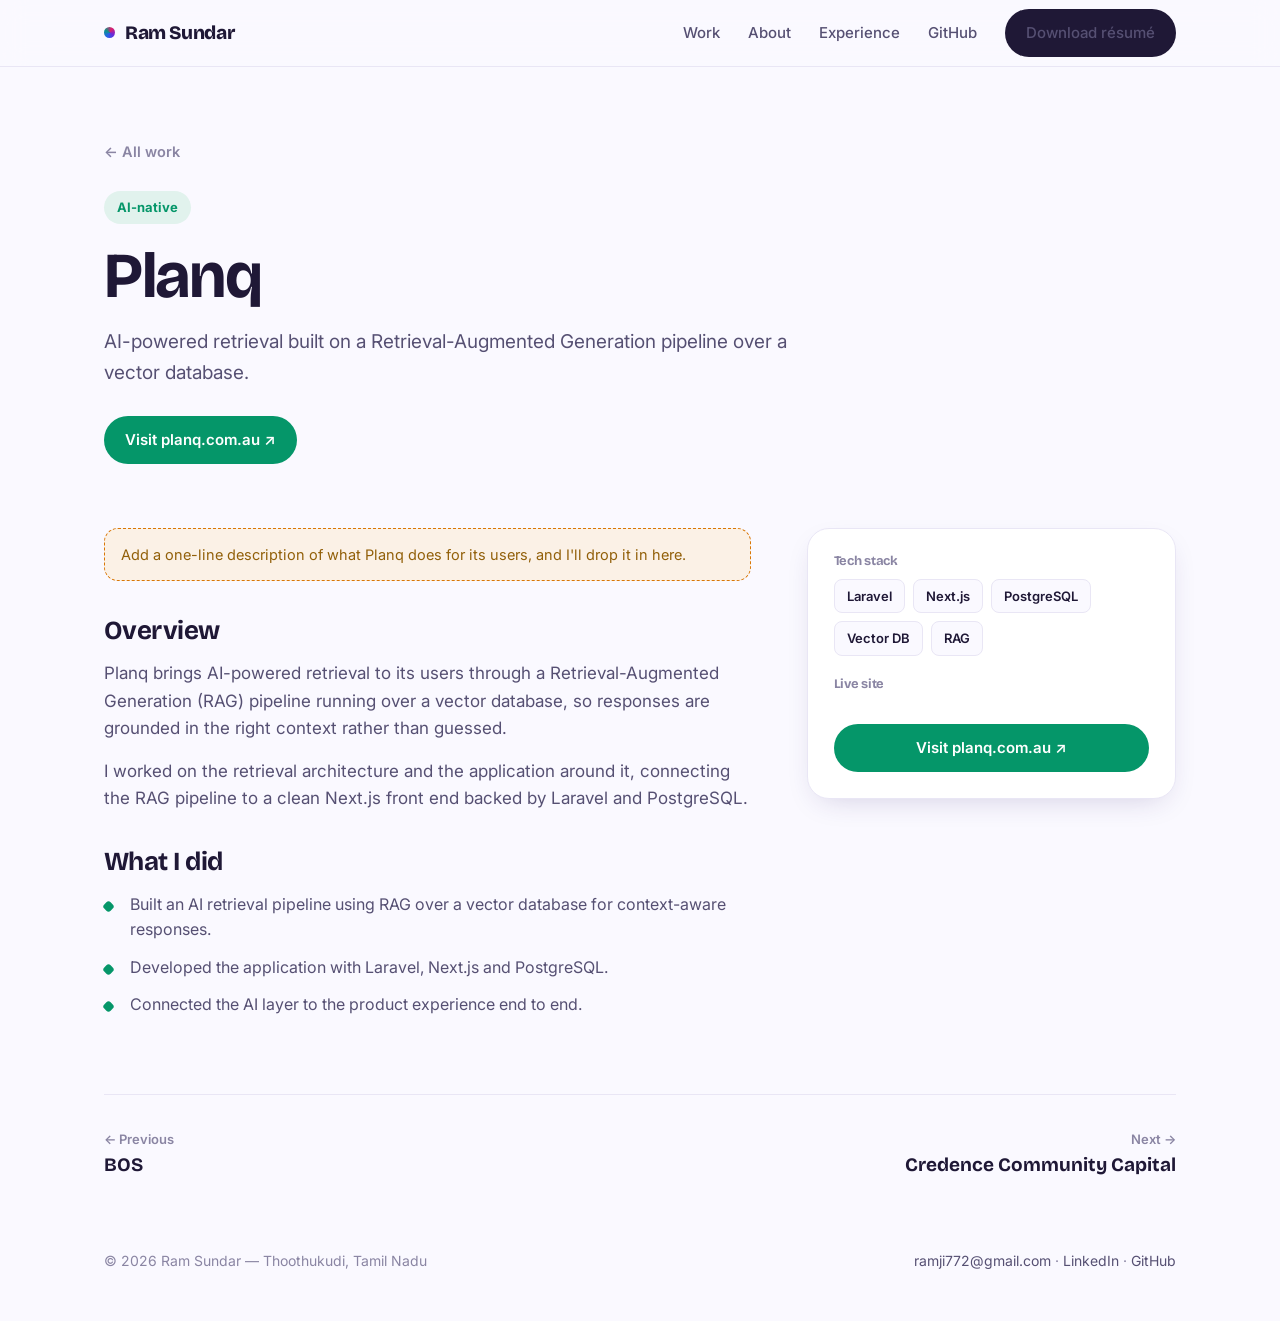
<file: projects/planq.html>
<!DOCTYPE html>
<html lang="en">
<head>
<meta charset="UTF-8">
<meta name="viewport" content="width=device-width, initial-scale=1.0">
<title>Planq — Ram Sundar</title>
<meta name="description" content="AI-powered retrieval built on a Retrieval-Augmented Generation pipeline over a vector database.">
<link rel="preconnect" href="https://fonts.googleapis.com">
<link rel="preconnect" href="https://fonts.gstatic.com" crossorigin>
<link href="https://fonts.googleapis.com/css2?family=Bricolage+Grotesque:opsz,wght@12..96,400;12..96,600;12..96,700;12..96,800&family=Inter:wght@400;500;600;700&display=swap" rel="stylesheet">
<link rel="stylesheet" href="../styles.css">
<style>body{--cat:var(--emerald);}</style>
</head>
<body class="cat-emerald">

<nav class="nav">
  <div class="wrap nav-inner">
    <a href="../index.html" class="brand"><span class="dot"></span>Ram Sundar</a>
    <div class="nav-links" id="nl">
      <a href="../index.html#work">Work</a>
      <a href="../index.html#about">About</a>
      <a href="../index.html#experience">Experience</a>
      <a href="https://github.com/RamSundar0dev" target="_blank" rel="noopener">GitHub</a>
      <a href="../resume.pdf" target="_blank" rel="noopener" class="btn btn-primary">Download résumé</a>
    </div>
  </div>
</nav>

<header class="proj-hero">
  <div class="wrap">
    <a href="../index.html#work" class="back-link">← All work</a>
    <div><span class="proj-tag">AI-native</span></div>
    <h1>Planq</h1>
    <p class="sub">AI-powered retrieval built on a Retrieval-Augmented Generation pipeline over a vector database.</p>
    <div class="meta">
      <a href="https://planq.com.au/" target="_blank" rel="noopener" class="btn btn-cat">Visit planq.com.au ↗</a>
    </div>
  </div>
</header>

<section class="proj-body">
  <div class="wrap proj-cols">
    <div>
      <div class="placeholder">Add a one-line description of what Planq does for its users, and I'll drop it in here.</div>
      <h2>Overview</h2>
            <p>Planq brings AI-powered retrieval to its users through a Retrieval-Augmented Generation (RAG) pipeline running over a vector database, so responses are grounded in the right context rather than guessed.</p>
      <p>I worked on the retrieval architecture and the application around it, connecting the RAG pipeline to a clean Next.js front end backed by Laravel and PostgreSQL.</p>
      <h2>What I did</h2>
      <ul class="contrib">
        <li>Built an AI retrieval pipeline using RAG over a vector database for context-aware responses.</li>
        <li>Developed the application with Laravel, Next.js and PostgreSQL.</li>
        <li>Connected the AI layer to the product experience end to end.</li>
      </ul>
    </div>
    <aside>
      <div class="side-card">
        <h4>Tech stack</h4>
        <div class="stack-list"><span>Laravel</span><span>Next.js</span><span>PostgreSQL</span><span>Vector DB</span><span>RAG</span></div>
        <h4>Live site</h4>
        <a href="https://planq.com.au/" target="_blank" rel="noopener" class="btn btn-cat visit">Visit planq.com.au ↗</a>
      </div>
    </aside>
  </div>
</section>

<section class="wrap">
  <nav class="proj-nav">
    <a href="bos.html"><div class="pn-k">← Previous</div><div class="pn-t">BOS</div></a>
    <a class="next" href="credence.html"><div class="pn-k">Next →</div><div class="pn-t">Credence Community Capital</div></a>
  </nav>
</section>

<footer class="footer">
  <div class="wrap footer-inner">
    <div>© <span id="yr"></span> Ram Sundar — Thoothukudi, Tamil Nadu</div>
    <div><a href="mailto:ramji772@gmail.com">ramji772@gmail.com</a> · <a href="https://www.linkedin.com/in/ram-sundar-b623721b6/">LinkedIn</a> · <a href="https://github.com/RamSundar0dev" target="_blank" rel="noopener">GitHub</a></div>
  </div>
</footer>
<script>document.getElementById('yr').textContent=new Date().getFullYear();</script>
</body>
</html>
</file>
<file: styles.css>
/* ===========================================================
   Ram Sundar — portfolio
   Fresh, colorful identity. Bricolage Grotesque + Inter.
   Category colors carry meaning (project type), not decoration.
   =========================================================== */

:root{
  --bg:#faf9ff;
  --surface:#ffffff;
  --ink:#1f1836;
  --body:#565073;
  --muted:#8a85a3;
  --line:#e9e6f5;

  --violet:#6d28d9;
  --blue:#2563eb;
  --rose:#e11d6b;
  --teal:#0d9488;
  --emerald:#059669;
  --amber:#d97706;

  --cat:var(--violet);      /* overridden per project/category */

  --radius-lg:22px;
  --radius-md:14px;
  --radius-sm:9px;
  --shadow-soft:0 10px 30px -12px rgba(50,30,110,.22);
  --shadow-lift:0 22px 46px -18px rgba(50,30,110,.34);
  --maxw:1120px;
}

*{ box-sizing:border-box; margin:0; padding:0; }
html{ scroll-behavior:smooth; }

body{
  font-family:'Inter',-apple-system,BlinkMacSystemFont,'Segoe UI',sans-serif;
  background:var(--bg);
  color:var(--body);
  line-height:1.6;
  font-size:16px;
  -webkit-font-smoothing:antialiased;
}

h1,h2,h3,h4,.display{
  font-family:'Bricolage Grotesque','Bricolage Grotesque Fallback',sans-serif;
  color:var(--ink);
  line-height:1.05;
  font-weight:700;
  letter-spacing:-.02em;
}

a{ color:inherit; }
img{ max-width:100%; display:block; }

.wrap{ max-width:var(--maxw); margin:0 auto; padding:0 24px; }
.section{ padding:84px 0; }
.section-head{ margin-bottom:40px; max-width:640px; }
.section-head h2{ font-size:clamp(28px,4vw,40px); }
.section-head p{ margin-top:14px; color:var(--body); font-size:17px; }

/* ---------- Nav ---------- */
.nav{
  position:sticky; top:0; z-index:40;
  background:rgba(250,249,255,.82);
  backdrop-filter:saturate(1.4) blur(12px);
  border-bottom:1px solid var(--line);
}
.nav-inner{ display:flex; align-items:center; justify-content:space-between; height:66px; }
.brand{
  font-family:'Bricolage Grotesque',sans-serif; font-weight:800; font-size:19px;
  color:var(--ink); text-decoration:none; letter-spacing:-.02em;
  display:inline-flex; align-items:center; gap:10px;
}
.brand .dot{ width:11px; height:11px; border-radius:50%;
  background:conic-gradient(from 120deg,var(--violet),var(--blue),var(--teal),var(--rose),var(--violet)); }
.nav-links{ display:flex; align-items:center; gap:28px; }
.nav-links a{ text-decoration:none; color:var(--body); font-weight:500; font-size:15px; }
.nav-links a:hover{ color:var(--ink); }
.btn{
  display:inline-flex; align-items:center; gap:8px; cursor:pointer;
  font-weight:600; font-size:15px; text-decoration:none;
  padding:11px 20px; border-radius:999px; border:1.5px solid transparent;
  transition:transform .16s ease, box-shadow .16s ease, background .16s ease, color .16s ease;
}
.btn-primary{ background:var(--ink); color:#fff; }
.btn-primary:hover{ transform:translateY(-2px); box-shadow:var(--shadow-soft); }
.btn-ghost{ border-color:var(--line); color:var(--ink); background:var(--surface); }
.btn-ghost:hover{ border-color:var(--cat); color:var(--cat); }
.btn-cat{ background:var(--cat); color:#fff; }
.btn-cat:hover{ transform:translateY(-2px); box-shadow:var(--shadow-lift); }
.nav-toggle{ display:none; background:none; border:0; cursor:pointer; }

/* ---------- Hero ---------- */
.hero{ position:relative; overflow:hidden; padding:96px 0 72px; }
.hero-blob{
  position:absolute; inset:auto -10% -60% 40%; height:130%; aspect-ratio:1;
  background:radial-gradient(closest-side,rgba(109,40,217,.5),transparent 70%),
             radial-gradient(closest-side,rgba(13,148,136,.42),transparent 70%);
  background-position:20% 30%, 80% 70%; background-repeat:no-repeat;
  background-size:70% 70%, 60% 60%; filter:blur(20px); opacity:.7; z-index:0;
  pointer-events:none;
}
.hero .wrap{ position:relative; z-index:1; }
.hero .kicker{
  display:inline-flex; align-items:center; gap:9px; font-weight:600; font-size:14px;
  color:var(--violet); background:#efe9ff; padding:7px 14px; border-radius:999px; margin-bottom:22px;
}
.hero .kicker .pulse{ width:8px; height:8px; border-radius:50%; background:var(--emerald);
  box-shadow:0 0 0 0 rgba(5,150,105,.5); animation:pulse 2.4s infinite; }
@keyframes pulse{ 0%{box-shadow:0 0 0 0 rgba(5,150,105,.5)} 70%{box-shadow:0 0 0 10px rgba(5,150,105,0)} 100%{box-shadow:0 0 0 0 rgba(5,150,105,0)} }
.hero h1{ font-size:clamp(38px,6.4vw,68px); max-width:14ch; }
.hero h1 .grad{
  background:linear-gradient(100deg,var(--violet),var(--blue) 40%,var(--teal));
  -webkit-background-clip:text; background-clip:text; color:transparent;
}
.hero .lede{ margin-top:24px; font-size:clamp(17px,2.2vw,20px); max-width:52ch; color:var(--body); }
.hero .cta{ margin-top:34px; display:flex; flex-wrap:wrap; gap:14px; }

/* live products strip */
.shipped{ margin-top:56px; }
.shipped .label{ font-size:13.5px; color:var(--muted); font-weight:600; margin-bottom:14px; }
.shipped-row{ display:flex; flex-wrap:wrap; gap:12px; }
.chip{
  display:inline-flex; align-items:center; gap:9px; text-decoration:none;
  background:var(--surface); border:1px solid var(--line); border-radius:999px;
  padding:10px 16px 10px 12px; font-weight:600; font-size:14.5px; color:var(--ink);
  transition:transform .16s ease, border-color .16s ease, box-shadow .16s ease;
}
.chip:hover{ transform:translateY(-2px); border-color:var(--c); box-shadow:var(--shadow-soft); }
.chip .swatch{ width:10px; height:10px; border-radius:3px; background:var(--c); }
.chip .arrow{ color:var(--muted); font-size:13px; }

/* ---------- Stats ---------- */
.stats{ display:grid; grid-template-columns:repeat(4,1fr); gap:18px; }
.stat{
  background:var(--surface); border:1px solid var(--line); border-radius:var(--radius-md);
  padding:26px 22px;
}
.stat .n{ font-family:'Bricolage Grotesque',sans-serif; font-weight:800;
  font-size:clamp(30px,4vw,44px); color:var(--ink); line-height:1; }
.stat .n b{ color:var(--cat); font-weight:800; }
.stat .k{ margin-top:10px; font-size:14.5px; color:var(--body); }
.stat:nth-child(1){ --cat:var(--violet); }
.stat:nth-child(2){ --cat:var(--blue); }
.stat:nth-child(3){ --cat:var(--rose); }
.stat:nth-child(4){ --cat:var(--teal); }

/* ---------- Work grid (bento, non-uniform) ---------- */
.work-grid{ display:grid; grid-template-columns:repeat(6,1fr); gap:20px; }
.card{
  position:relative; display:flex; flex-direction:column;
  background:var(--surface); border:1px solid var(--line);
  border-radius:var(--radius-lg); padding:28px; text-decoration:none;
  overflow:hidden; transition:transform .18s ease, box-shadow .18s ease, border-color .18s ease;
  grid-column:span 3;
}
.card::before{ content:""; position:absolute; left:0; top:0; height:100%; width:5px; background:var(--cat); }
.card:hover{ transform:translateY(-4px); box-shadow:var(--shadow-lift); border-color:transparent; }
.card.feature{ grid-column:span 6; flex-direction:row; gap:32px; align-items:center; }
.card.small{ grid-column:span 2; }
.card .tag{
  align-self:flex-start; font-size:12.5px; font-weight:700; letter-spacing:.01em;
  color:var(--cat); background:color-mix(in srgb,var(--cat) 12%,white);
  padding:5px 11px; border-radius:999px; margin-bottom:16px;
}
.card h3{ font-size:clamp(21px,2.4vw,27px); }
.card.feature h3{ font-size:clamp(26px,3.4vw,36px); }
.card p{ margin-top:12px; color:var(--body); font-size:15.5px; }
.card .stack{ margin-top:18px; display:flex; flex-wrap:wrap; gap:8px; }
.card .stack span{ font-size:12.5px; color:var(--muted); background:var(--bg);
  border:1px solid var(--line); padding:4px 10px; border-radius:7px; }
.card .more{ margin-top:20px; font-weight:700; color:var(--cat); font-size:14.5px; }
.card .feature-body{ flex:1; }
.card .feature-side{ flex:0 0 200px; }
.card-live{ position:absolute; top:22px; right:22px; font-size:13px; color:var(--muted);
  text-decoration:none; font-weight:600; }
.card-live:hover{ color:var(--cat); }

/* category modifiers */
.cat-violet{ --cat:var(--violet); } .cat-blue{ --cat:var(--blue); }
.cat-rose{ --cat:var(--rose); } .cat-teal{ --cat:var(--teal); }
.cat-emerald{ --cat:var(--emerald); } .cat-amber{ --cat:var(--amber); }

/* ---------- About ---------- */
.about-grid{ display:grid; grid-template-columns:1.3fr .9fr; gap:56px; align-items:start; }
.about p{ font-size:17px; margin-bottom:18px; }
.about p strong{ color:var(--ink); }
.panel{ background:var(--surface); border:1px solid var(--line); border-radius:var(--radius-lg);
  padding:30px; box-shadow:var(--shadow-soft); }
.panel h4{ font-size:18px; margin-bottom:16px; }
.skill-block{ margin-bottom:18px; }
.skill-block:last-child{ margin-bottom:0; }
.skill-block .cat-name{ font-size:13px; font-weight:700; color:var(--ink); margin-bottom:8px; }
.tags{ display:flex; flex-wrap:wrap; gap:8px; }
.tags span{ font-size:13px; font-weight:500; color:var(--ink);
  background:var(--bg); border:1px solid var(--line); padding:6px 12px; border-radius:8px; }
.tags span.hot{ border-color:transparent; color:#fff; background:var(--violet); }

/* ---------- Timeline (real sequence -> markers justified) ---------- */
.timeline{ position:relative; padding-left:34px; }
.timeline::before{ content:""; position:absolute; left:9px; top:6px; bottom:6px; width:2px;
  background:linear-gradient(var(--violet),var(--teal)); }
.tl-item{ position:relative; padding-bottom:34px; }
.tl-item:last-child{ padding-bottom:0; }
.tl-item::before{ content:""; position:absolute; left:-30px; top:5px; width:14px; height:14px;
  border-radius:50%; background:var(--cat); border:3px solid var(--bg); }
.tl-item.cat-violet{ --cat:var(--violet); } .tl-item.cat-blue{ --cat:var(--blue); }
.tl-role{ font-family:'Bricolage Grotesque',sans-serif; font-weight:700; font-size:19px; color:var(--ink); }
.tl-org{ color:var(--cat); font-weight:600; font-size:15px; margin:2px 0 4px; }
.tl-when{ color:var(--muted); font-size:14px; margin-bottom:10px; }
.tl-item ul{ list-style:none; }
.tl-item li{ position:relative; padding-left:18px; margin-bottom:6px; font-size:15px; }
.tl-item li::before{ content:""; position:absolute; left:0; top:9px; width:6px; height:6px;
  border-radius:2px; background:var(--cat); }

/* ---------- Contact ---------- */
.contact{ background:var(--ink); color:#efeaff; border-radius:32px; padding:64px 48px; text-align:center; }
.contact h2{ color:#fff; font-size:clamp(30px,4.6vw,48px); }
.contact p{ margin:16px auto 30px; max-width:48ch; color:#c9c1ec; font-size:17px; }
.contact .cta{ display:flex; flex-wrap:wrap; gap:14px; justify-content:center; }
.contact .btn-ghost{ background:transparent; border-color:rgba(255,255,255,.3); color:#fff; }
.contact .btn-ghost:hover{ border-color:#fff; color:#fff; }
.contact .btn-primary{ background:#fff; color:var(--ink); }

/* ---------- Footer ---------- */
.footer{ padding:36px 0 48px; }
.footer-inner{ display:flex; flex-wrap:wrap; gap:16px; justify-content:space-between;
  align-items:center; color:var(--muted); font-size:14px; }
.footer a{ color:var(--body); text-decoration:none; }
.footer a:hover{ color:var(--ink); }

/* ===========================================================
   Project detail pages
   =========================================================== */
.proj-hero{ padding:72px 0 40px; position:relative; }
.back-link{ display:inline-flex; align-items:center; gap:7px; text-decoration:none;
  color:var(--muted); font-weight:600; font-size:14.5px; margin-bottom:28px; }
.back-link:hover{ color:var(--cat); }
.proj-tag{ display:inline-block; font-size:13px; font-weight:700; color:var(--cat);
  background:color-mix(in srgb,var(--cat) 12%,white); padding:6px 13px; border-radius:999px; margin-bottom:18px; }
.proj-hero h1{ font-size:clamp(38px,6vw,64px); }
.proj-hero .sub{ margin-top:18px; font-size:19px; max-width:60ch; color:var(--body); }
.proj-hero .meta{ margin-top:28px; display:flex; flex-wrap:wrap; gap:14px; align-items:center; }
.proj-body{ padding:24px 0 40px; }
.proj-cols{ display:grid; grid-template-columns:1.4fr .8fr; gap:56px; align-items:start; }
.proj-cols h2{ font-size:26px; margin:0 0 16px; }
.proj-cols h2:not(:first-child){ margin-top:36px; }
.proj-cols p{ font-size:17px; margin-bottom:16px; }
.contrib{ list-style:none; }
.contrib li{ position:relative; padding-left:26px; margin-bottom:12px; font-size:16px; }
.contrib li::before{ content:""; position:absolute; left:0; top:10px; width:9px; height:9px;
  border-radius:3px; background:var(--cat); transform:rotate(45deg); }
.side-card{ background:var(--surface); border:1px solid var(--line); border-radius:var(--radius-lg);
  padding:26px; box-shadow:var(--shadow-soft); position:sticky; top:88px; }
.side-card h4{ font-size:13px; color:var(--muted); font-weight:700; margin-bottom:10px; }
.side-card h4:not(:first-child){ margin-top:22px; }
.side-card .stack-list{ display:flex; flex-wrap:wrap; gap:8px; }
.side-card .stack-list span{ font-size:13px; font-weight:600; color:var(--ink);
  background:var(--bg); border:1px solid var(--line); padding:6px 12px; border-radius:8px; }
.side-card .visit{ margin-top:22px; width:100%; justify-content:center; }
.placeholder{ background:color-mix(in srgb,var(--amber) 10%,white);
  border:1px dashed var(--amber); color:#92600a; border-radius:var(--radius-md);
  padding:14px 16px; font-size:14.5px; margin-bottom:16px; }

.proj-nav{ display:flex; justify-content:space-between; gap:16px; border-top:1px solid var(--line);
  padding:34px 0; margin-top:24px; }
.proj-nav a{ text-decoration:none; }
.proj-nav .pn-k{ font-size:13px; color:var(--muted); font-weight:600; }
.proj-nav .pn-t{ font-family:'Bricolage Grotesque',sans-serif; font-weight:700; color:var(--ink); font-size:19px; }
.proj-nav .next{ text-align:right; }

/* ---------- Responsive ---------- */
@media (max-width:900px){
  .about-grid,.proj-cols{ grid-template-columns:1fr; gap:36px; }
  .side-card{ position:static; }
  .card.feature{ flex-direction:column; align-items:flex-start; }
  .card .feature-side{ flex:none; }
}
@media (max-width:760px){
  .nav-links{ display:none; }
  .nav-links.open{ display:flex; position:absolute; top:66px; left:0; right:0; flex-direction:column;
    background:var(--surface); border-bottom:1px solid var(--line); padding:18px 24px; gap:16px; }
  .nav-toggle{ display:inline-flex; }
  .work-grid{ grid-template-columns:1fr; }
  .card,.card.feature,.card.small{ grid-column:1 / -1; }
  .stats{ grid-template-columns:repeat(2,1fr); }
  .section{ padding:60px 0; }
}
@media (prefers-reduced-motion:reduce){
  *{ animation:none !important; transition:none !important; scroll-behavior:auto; }
}
:focus-visible{ outline:3px solid var(--violet); outline-offset:2px; border-radius:4px; }
</file>
